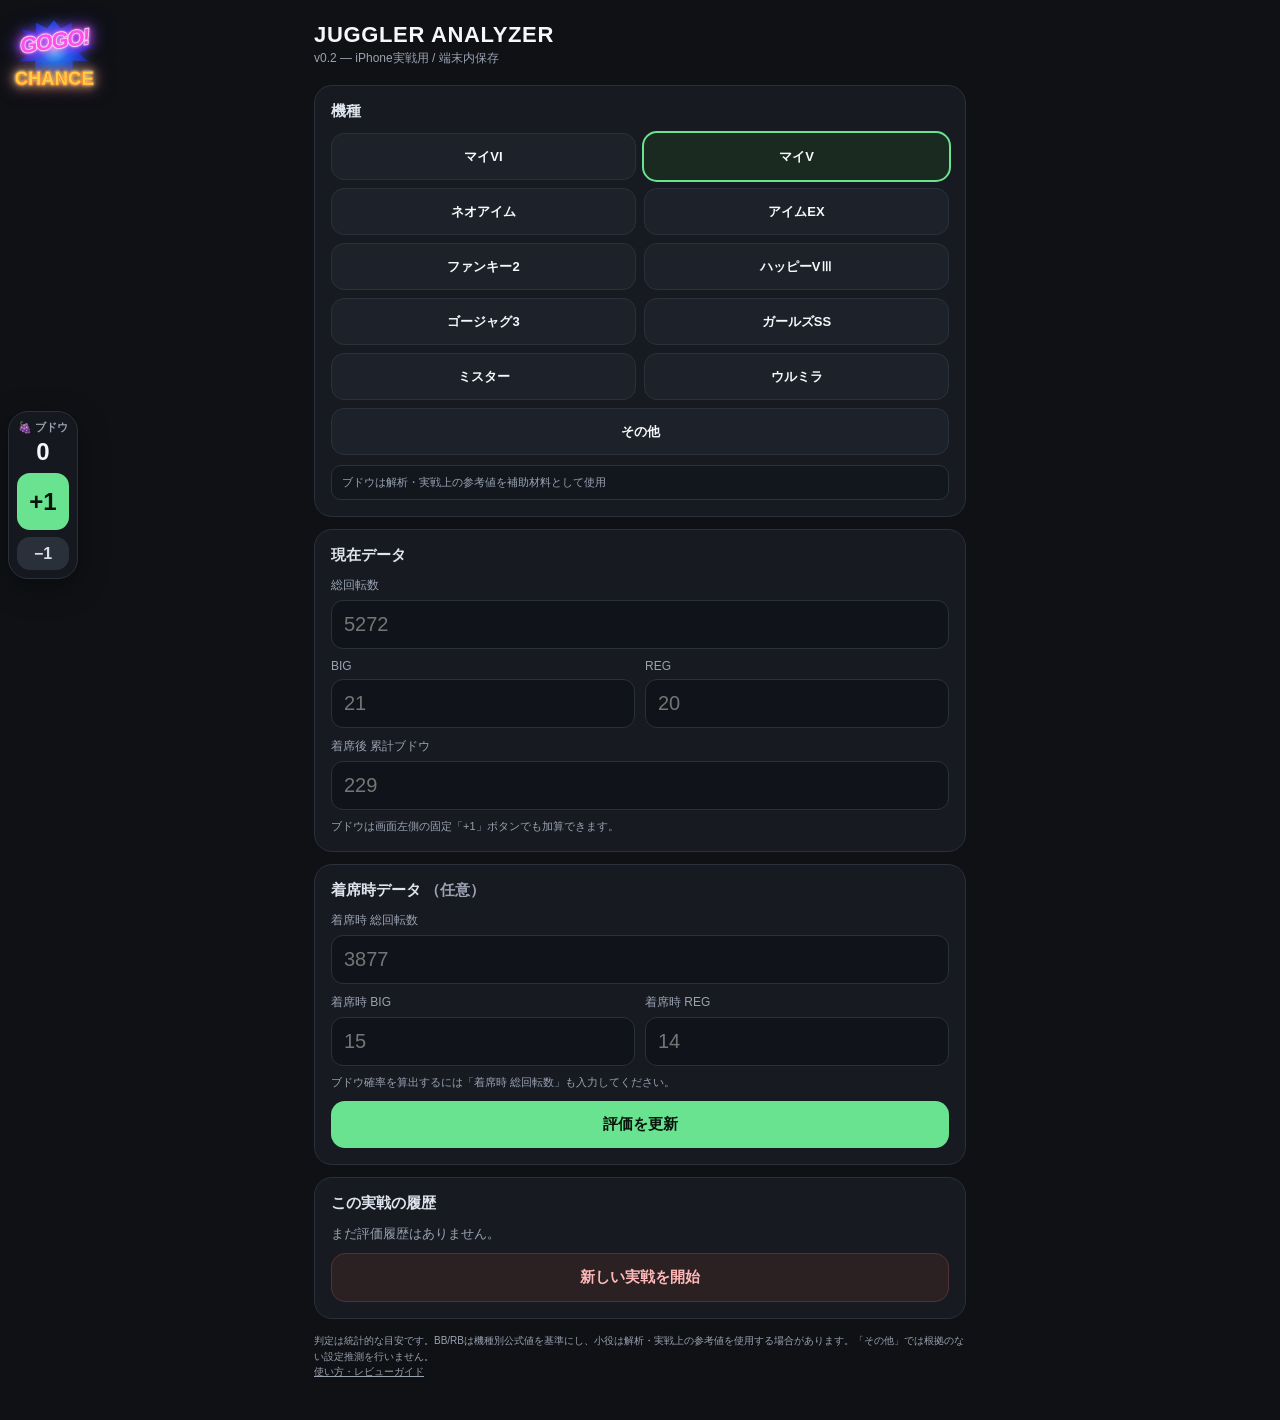
<file: index.html>
<!doctype html>
<html lang="ja">
<head>
<meta charset="utf-8">
<meta name="viewport" content="width=device-width,initial-scale=1,viewport-fit=cover">
<meta name="theme-color" content="#111318">
<title>JUGGLER ANALYZER v0.2</title>
<link rel="stylesheet" href="./assets/css/app.css?v=20261007-7">
</head>
<body>
<aside class="grape-float" id="grapeFloat" aria-label="ブドウカウンター">
  <span class="gf-label">🍇 ブドウ</span>
  <strong class="gf-count" id="grapeCount">0</strong>
  <button class="grape-plus" id="grapePlus" type="button">+1</button>
  <button class="grape-minus" id="grapeMinus" type="button">−1</button>
</aside>

<button class="gogo-shortcut" id="gogoShortcut" type="button" aria-label="総回転数を入力">
  <span class="gogo-shortcut-inner" aria-hidden="true">
    <span class="gogo-burst"></span>
    <span class="gogo-main">GOGO!</span>
    <span class="gogo-chance">CHANCE</span>
  </span>
</button>

<div class="app">
  <h1>JUGGLER ANALYZER</h1>
  <div class="sub">v0.2 — iPhone実戦用 / 端末内保存</div>

  <section class="card">
    <h2>機種</h2>
    <div class="machine-grid" id="machineGrid"></div>
    <div id="otherWrap" class="field hidden" style="margin-top:10px">
      <label>機種名</label>
      <input id="otherName" placeholder="その他の機種名">
    </div>
    <div class="data-note" id="machineDataNote"></div>
  </section>

  <section class="card">
    <h2>現在データ</h2>
    <div class="field">
      <label>総回転数</label>
      <input id="games" type="number" inputmode="numeric" min="0" placeholder="5272">
    </div>
    <div class="gogo-quick hidden" id="gogoQuick">
      <div class="gq-head">
        <span>ペカリ入力</span>
        <button class="gq-close" id="gogoQuickClose" type="button" aria-label="閉じる">×</button>
      </div>
      <div class="gq-buttons">
        <button class="gq-big" id="quickBig" type="button">BIG +1</button>
        <button class="gq-reg" id="quickReg" type="button">REG +1</button>
      </div>
      <div class="gq-note">総回転数を入力後、当選種別を押すと加算して評価を更新します。</div>
    </div>
    <div class="grid2" style="margin-top:10px">
      <div class="field">
        <label>BIG</label>
        <input id="big" type="number" inputmode="numeric" min="0" placeholder="21">
      </div>
      <div class="field">
        <label>REG</label>
        <input id="reg" type="number" inputmode="numeric" min="0" placeholder="20">
      </div>
    </div>
    <div class="field" style="margin-top:10px">
      <label>着席後 累計ブドウ</label>
      <input id="grapes" type="number" inputmode="numeric" min="0" placeholder="229">
    </div>
    <div class="smallnote">ブドウは画面左側の固定「+1」ボタンでも加算できます。</div>
  </section>

  <section class="card">
    <h2>着席時データ <span class="muted">（任意）</span></h2>
    <div class="field">
      <label>着席時 総回転数</label>
      <input id="startGames" type="number" inputmode="numeric" min="0" placeholder="3877">
    </div>
    <div class="grid2" style="margin-top:10px">
      <div class="field">
        <label>着席時 BIG</label>
        <input id="startBig" type="number" inputmode="numeric" min="0" placeholder="15">
      </div>
      <div class="field">
        <label>着席時 REG</label>
        <input id="startReg" type="number" inputmode="numeric" min="0" placeholder="14">
      </div>
    </div>
    <div class="smallnote">ブドウ確率を算出するには「着席時 総回転数」も入力してください。</div>
    <button class="primary" id="evaluate">評価を更新</button>
  </section>

  <section class="card hidden" id="resultCard">
    <h2>現在値</h2>
    <div class="stats">
      <div class="stat"><div class="k">BIG</div><div class="v" id="bigRate">—</div></div>
      <div class="stat"><div class="k">REG</div><div class="v" id="regRate">—</div></div>
      <div class="stat"><div class="k">合算</div><div class="v" id="bonusRate">—</div></div>
      <div class="stat"><div class="k">ブドウ</div><div class="v" id="grapeRate">—</div></div>
    </div>
    <div class="data-note" id="resultDataNote"></div>
  </section>

  <section class="card hidden" id="scoreCard">
    <h2>総合評価</h2>
    <div class="hero">
      <div class="label">高設定寄り指数</div>
      <div class="score" id="score">—</div>
      <div class="grade" id="grade">—</div>
      <div class="smallnote">設定別適合度から算出する0〜100の相対指数です。勝率・期待収支・設定確率ではありません。</div>
    </div>
    <div class="pills">
      <div class="pill"><div class="muted">最も適合</div><div class="big" id="bestSetting">—</div></div>
      <div class="pill"><div class="muted">サンプル充足度</div><div class="big" id="sample">—</div></div>
    </div>
  </section>

  <section class="card hidden" id="fitCard">
    <h2>設定別適合度</h2>
    <div id="bars"></div>
    <div class="smallnote">BB・REGは機種別の公式確率から尤度を計算。ブドウは十分な設定別参考値がある機種のみ補助材料として加味します。</div>
  </section>

  <section class="card hidden" id="reasonCard">
    <h2>評価材料</h2>
    <div id="reasons"></div>
  </section>

  <section class="card hidden" id="copyCard">
    <h2>ChatGPT連携</h2>
    <div class="field">
      <label>確認したいこと</label>
      <select id="promptType"></select>
    </div>
    <div class="field" style="margin-top:10px">
      <label>追加状況（任意）</label>
      <textarea id="aiContext" placeholder="例：6のつく日 / 投資12,000円 / 残り20分 / 周辺台もREG強め"></textarea>
    </div>
    <div class="smallnote">回答は「結論先頭・原則8行程度」になるようテンプレート側で指定します。</div>
    <div class="copy-grid">
      <button class="secondary" id="copyShort">短縮データ</button>
      <button class="primary" id="copyDetail">選択テンプレでコピー</button>
    </div>
  </section>

  <section class="card">
    <h2>この実戦の履歴</h2>
    <div id="history" class="history muted">まだ評価履歴はありません。</div>
    <button class="danger" id="newSession">新しい実戦を開始</button>
  </section>

  <footer>
    判定は統計的な目安です。BB/RBは機種別公式値を基準にし、小役は解析・実戦上の参考値を使用する場合があります。「その他」では根拠のない設定推測を行いません。<br>
    <a href="./guide/" style="color:#9aa3b2">使い方・レビューガイド</a>
  </footer>
</div>

<div class="toast" id="toast">コピーしました</div>
<script type="module" src="./assets/js/app.js?v=20261007-7"></script>
</body>
</html>
</file>
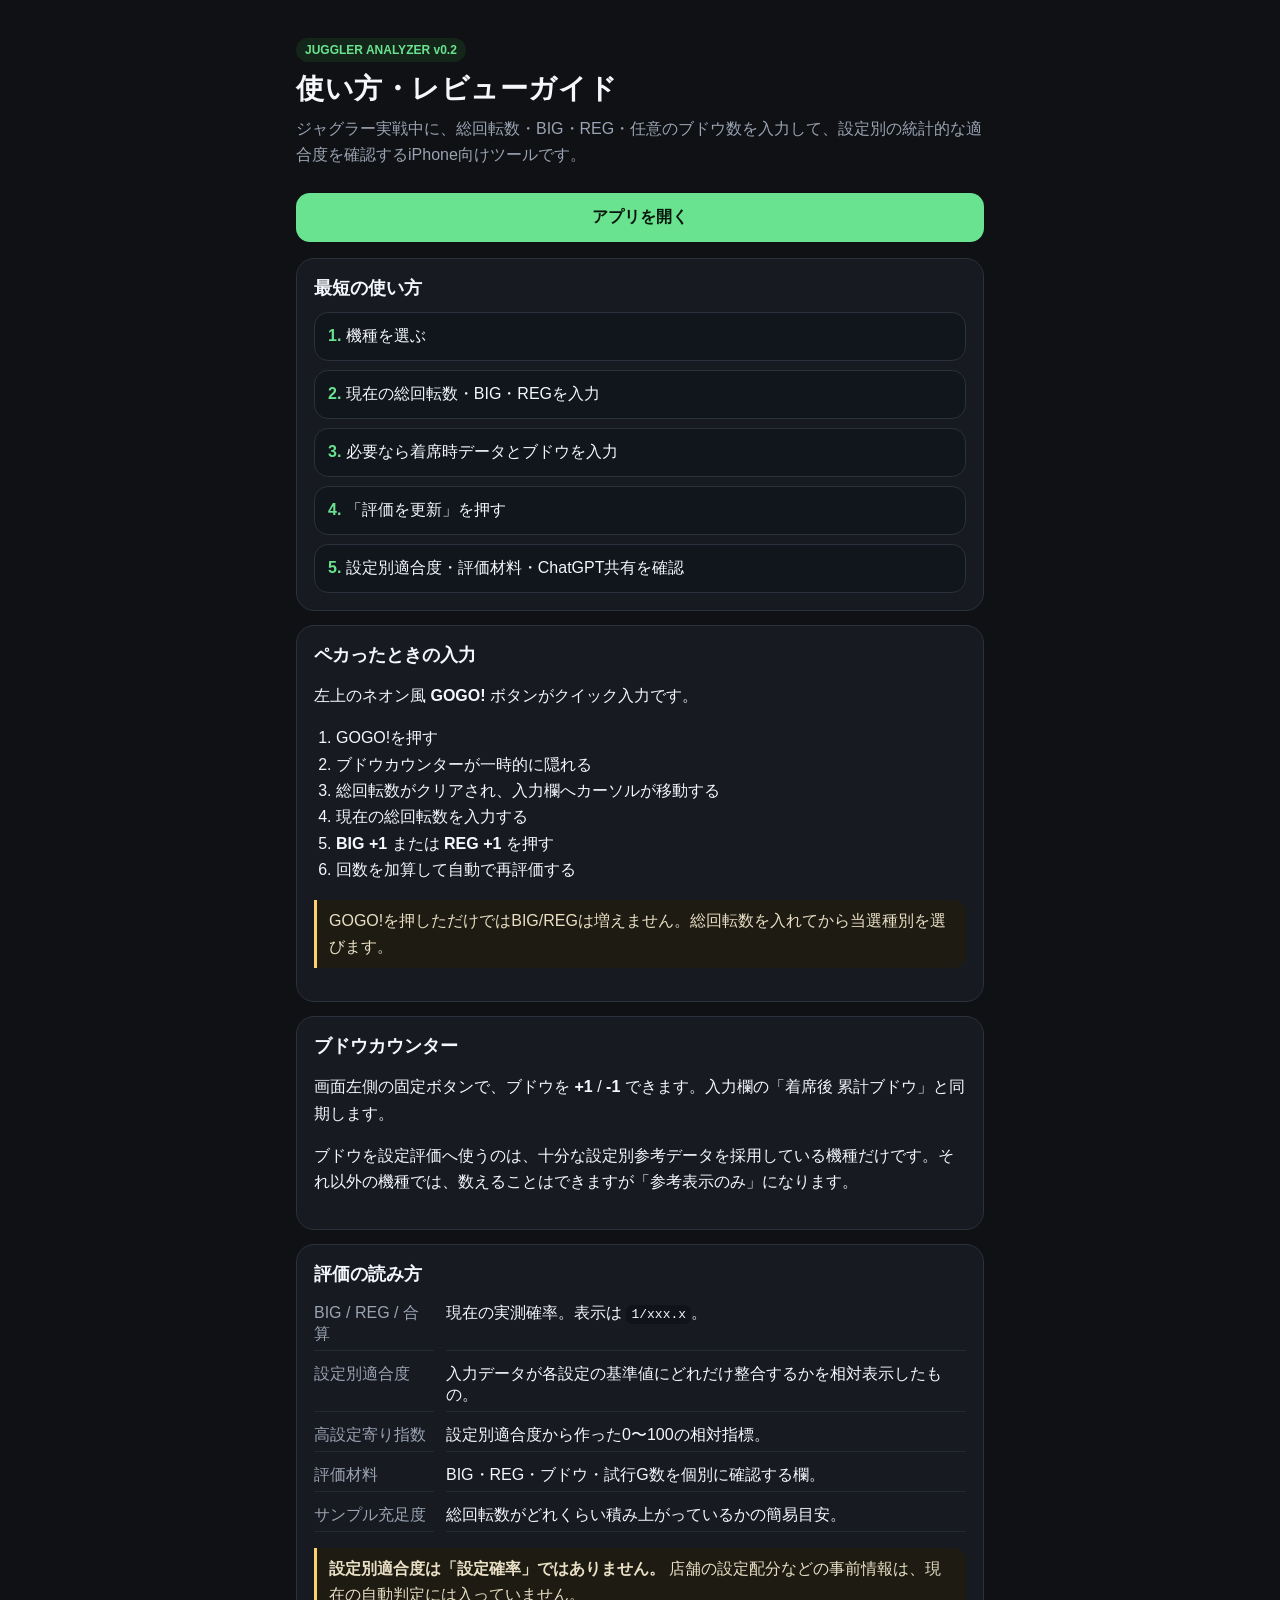
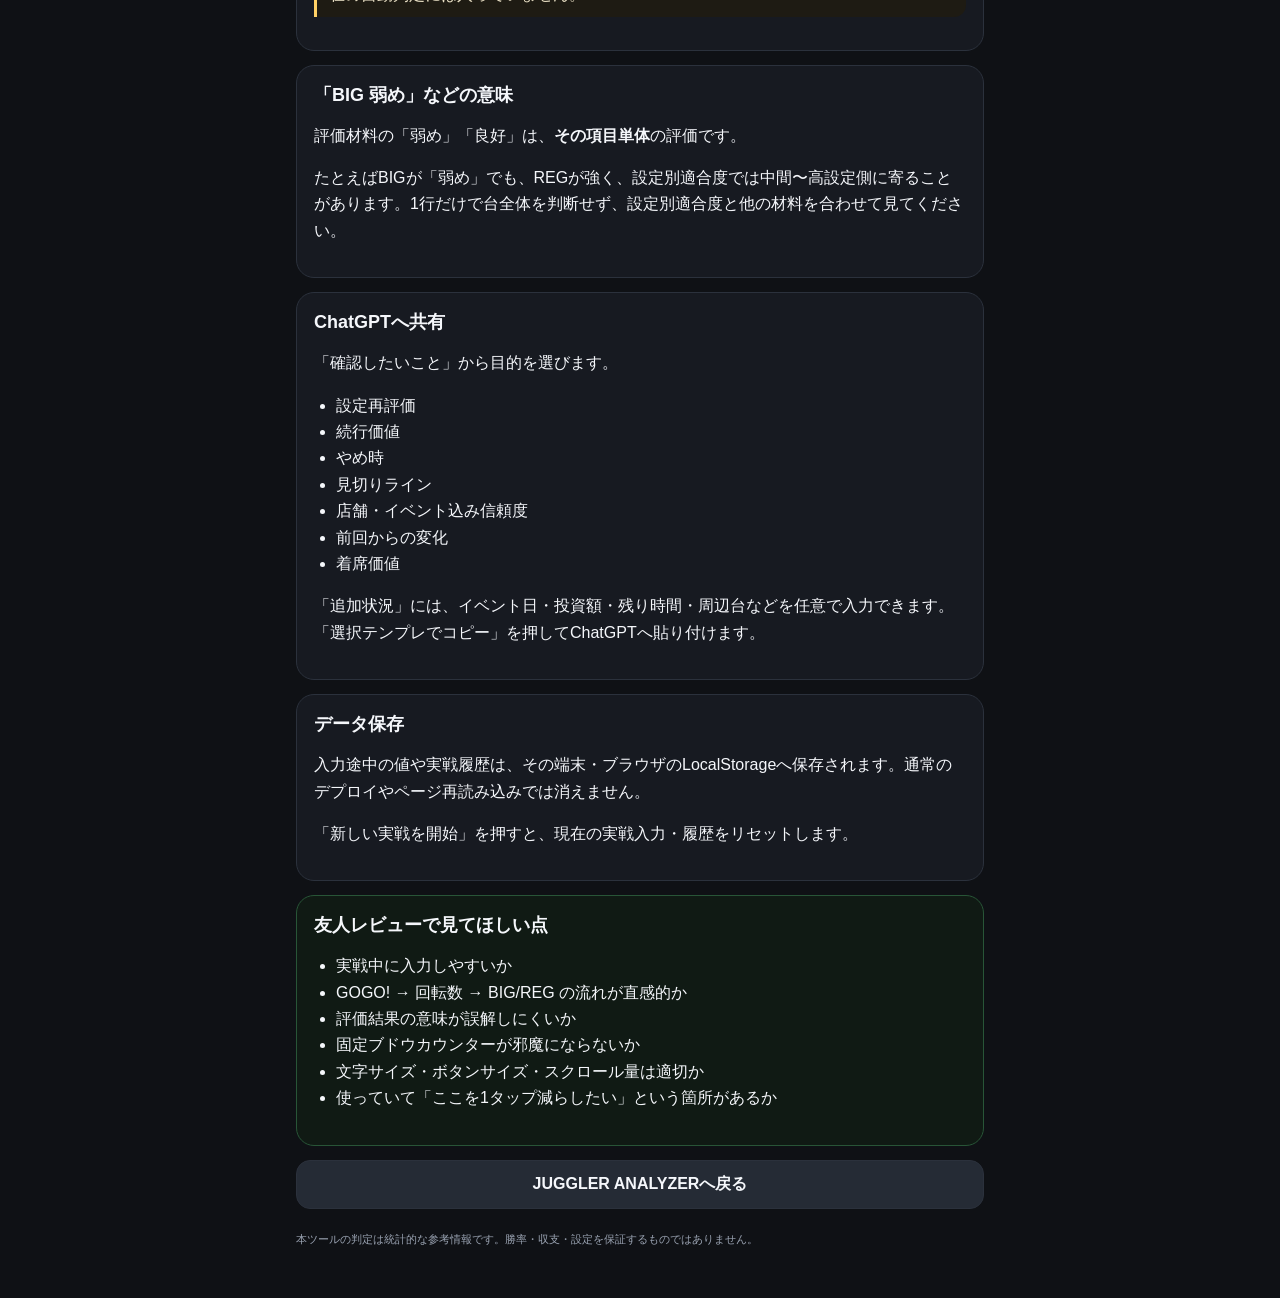
<file: guide/index.html>
<!doctype html>
<html lang="ja">
<head>
<meta charset="utf-8">
<meta name="viewport" content="width=device-width,initial-scale=1,viewport-fit=cover">
<meta name="theme-color" content="#0f1115">
<title>JUGGLER ANALYZER 使い方</title>
<style>
:root{
  --bg:#0f1115;--card:#171a21;--line:#2b313c;--text:#f5f7fb;
  --muted:#9aa3b2;--accent:#69e38f;--blue:#67b8ff;--warn:#ffd166;
}
*{box-sizing:border-box}
body{margin:0;background:var(--bg);color:var(--text);font-family:-apple-system,BlinkMacSystemFont,"Segoe UI",sans-serif}
main{max-width:720px;margin:auto;padding:22px 16px 50px}
.hero{padding:16px 0 8px}
h1{margin:0;font-size:28px;letter-spacing:.02em}
.lead{color:var(--muted);line-height:1.65;margin:8px 0 0}
.card{background:var(--card);border:1px solid var(--line);border-radius:18px;padding:17px;margin:14px 0}
h2{font-size:18px;margin:0 0 12px}
h3{font-size:15px;margin:18px 0 8px}
p,li{line-height:1.65}
ol,ul{padding-left:22px}
.badge{display:inline-block;padding:5px 9px;border-radius:999px;background:#14251a;color:var(--accent);font-size:12px;font-weight:800;margin-bottom:8px}
.action{display:block;text-align:center;text-decoration:none;background:var(--accent);color:#07150b;font-weight:900;padding:14px;border-radius:14px;margin:16px 0}
.subaction{display:block;text-align:center;text-decoration:none;background:#252b35;color:var(--text);border:1px solid var(--line);font-weight:800;padding:13px;border-radius:14px;margin:10px 0}
.flow{display:grid;grid-template-columns:1fr;gap:9px}
.step{background:#11151c;border:1px solid var(--line);border-radius:14px;padding:13px}
.step strong{color:var(--accent)}
.note{border-left:3px solid var(--warn);padding:8px 12px;background:#1e1b13;border-radius:0 12px 12px 0;color:#e8dfc4}
.kv{display:grid;grid-template-columns:120px 1fr;gap:8px 12px}
.kv div{padding:5px 0;border-bottom:1px solid #242a33}
.kv .k{color:var(--muted)}
.review{background:#101a14;border:1px solid #285537}
footer{color:var(--muted);font-size:11px;line-height:1.6;margin-top:22px}
code{background:#101319;padding:2px 5px;border-radius:6px}
@media(max-width:420px){h1{font-size:24px}.kv{grid-template-columns:1fr}.kv .k{padding-bottom:0}.kv div:not(.k){padding-top:0}}
</style>
</head>
<body>
<main>
  <section class="hero">
    <div class="badge">JUGGLER ANALYZER v0.2</div>
    <h1>使い方・レビューガイド</h1>
    <p class="lead">ジャグラー実戦中に、総回転数・BIG・REG・任意のブドウ数を入力して、設定別の統計的な適合度を確認するiPhone向けツールです。</p>
  </section>

  <a class="action" href="../">アプリを開く</a>

  <section class="card">
    <h2>最短の使い方</h2>
    <div class="flow">
      <div class="step"><strong>1.</strong> 機種を選ぶ</div>
      <div class="step"><strong>2.</strong> 現在の総回転数・BIG・REGを入力</div>
      <div class="step"><strong>3.</strong> 必要なら着席時データとブドウを入力</div>
      <div class="step"><strong>4.</strong> 「評価を更新」を押す</div>
      <div class="step"><strong>5.</strong> 設定別適合度・評価材料・ChatGPT共有を確認</div>
    </div>
  </section>

  <section class="card">
    <h2>ペカったときの入力</h2>
    <p>左上のネオン風 <strong>GOGO!</strong> ボタンがクイック入力です。</p>
    <ol>
      <li>GOGO!を押す</li>
      <li>ブドウカウンターが一時的に隠れる</li>
      <li>総回転数がクリアされ、入力欄へカーソルが移動する</li>
      <li>現在の総回転数を入力する</li>
      <li><strong>BIG +1</strong> または <strong>REG +1</strong> を押す</li>
      <li>回数を加算して自動で再評価する</li>
    </ol>
    <p class="note">GOGO!を押しただけではBIG/REGは増えません。総回転数を入れてから当選種別を選びます。</p>
  </section>

  <section class="card">
    <h2>ブドウカウンター</h2>
    <p>画面左側の固定ボタンで、ブドウを <strong>+1</strong> / <strong>-1</strong> できます。入力欄の「着席後 累計ブドウ」と同期します。</p>
    <p>ブドウを設定評価へ使うのは、十分な設定別参考データを採用している機種だけです。それ以外の機種では、数えることはできますが「参考表示のみ」になります。</p>
  </section>

  <section class="card">
    <h2>評価の読み方</h2>
    <div class="kv">
      <div class="k">BIG / REG / 合算</div><div>現在の実測確率。表示は <code>1/xxx.x</code>。</div>
      <div class="k">設定別適合度</div><div>入力データが各設定の基準値にどれだけ整合するかを相対表示したもの。</div>
      <div class="k">高設定寄り指数</div><div>設定別適合度から作った0〜100の相対指標。</div>
      <div class="k">評価材料</div><div>BIG・REG・ブドウ・試行G数を個別に確認する欄。</div>
      <div class="k">サンプル充足度</div><div>総回転数がどれくらい積み上がっているかの簡易目安。</div>
    </div>
    <p class="note"><strong>設定別適合度は「設定確率」ではありません。</strong> 店舗の設定配分などの事前情報は、現在の自動判定には入っていません。</p>
  </section>

  <section class="card">
    <h2>「BIG 弱め」などの意味</h2>
    <p>評価材料の「弱め」「良好」は、<strong>その項目単体</strong>の評価です。</p>
    <p>たとえばBIGが「弱め」でも、REGが強く、設定別適合度では中間〜高設定側に寄ることがあります。1行だけで台全体を判断せず、設定別適合度と他の材料を合わせて見てください。</p>
  </section>

  <section class="card">
    <h2>ChatGPTへ共有</h2>
    <p>「確認したいこと」から目的を選びます。</p>
    <ul>
      <li>設定再評価</li>
      <li>続行価値</li>
      <li>やめ時</li>
      <li>見切りライン</li>
      <li>店舗・イベント込み信頼度</li>
      <li>前回からの変化</li>
      <li>着席価値</li>
    </ul>
    <p>「追加状況」には、イベント日・投資額・残り時間・周辺台などを任意で入力できます。「選択テンプレでコピー」を押してChatGPTへ貼り付けます。</p>
  </section>

  <section class="card">
    <h2>データ保存</h2>
    <p>入力途中の値や実戦履歴は、その端末・ブラウザのLocalStorageへ保存されます。通常のデプロイやページ再読み込みでは消えません。</p>
    <p>「新しい実戦を開始」を押すと、現在の実戦入力・履歴をリセットします。</p>
  </section>

  <section class="card review">
    <h2>友人レビューで見てほしい点</h2>
    <ul>
      <li>実戦中に入力しやすいか</li>
      <li>GOGO! → 回転数 → BIG/REG の流れが直感的か</li>
      <li>評価結果の意味が誤解しにくいか</li>
      <li>固定ブドウカウンターが邪魔にならないか</li>
      <li>文字サイズ・ボタンサイズ・スクロール量は適切か</li>
      <li>使っていて「ここを1タップ減らしたい」という箇所があるか</li>
    </ul>
  </section>

  <a class="subaction" href="../">JUGGLER ANALYZERへ戻る</a>

  <footer>
    本ツールの判定は統計的な参考情報です。勝率・収支・設定を保証するものではありません。
  </footer>
</main>
</body>
</html>
</file>
<file: assets/css/app.css>
:root{
  --bg:#0f1115;--card:#171a21;--card2:#1d2129;--text:#f5f7fb;--muted:#9aa3b2;
  --line:#2b313c;--accent:#69e38f;--warn:#ffd166;--bad:#ff6b6b;--blue:#74a7ff;
}
*{box-sizing:border-box}
html{background:var(--bg)}
body{margin:0;background:var(--bg);color:var(--text);font-family:-apple-system,BlinkMacSystemFont,"Segoe UI",sans-serif}
button,input,select,textarea{font:inherit}
.app{max-width:680px;margin:0 auto;padding:18px 14px calc(40px + env(safe-area-inset-bottom))}
h1{font-size:22px;margin:4px 0 2px;letter-spacing:.03em}
.sub{color:var(--muted);font-size:12px;margin-bottom:18px}
.card{background:var(--card);border:1px solid var(--line);border-radius:18px;padding:16px;margin:12px 0}
.card h2{font-size:15px;margin:0 0 12px;color:#dfe5ef}
.machine-grid{display:grid;grid-template-columns:1fr 1fr;gap:8px}
.machine-btn{appearance:none;border:1px solid var(--line);background:var(--card2);color:var(--text);border-radius:13px;padding:12px 7px;font-weight:700;font-size:13px;min-height:47px}
.machine-btn.active{outline:2px solid var(--accent);border-color:transparent;background:#1b2a21}
.machine-btn.other{grid-column:1/-1}
.grid2{display:grid;grid-template-columns:1fr 1fr;gap:10px}
.field label{display:block;font-size:12px;color:var(--muted);margin:0 0 6px}
input,select,textarea{width:100%;border-radius:12px;border:1px solid var(--line);background:#101319;color:var(--text);outline:none}
input{font-size:20px;padding:12px}
select{font-size:16px;padding:12px}
textarea{font-size:15px;padding:12px;min-height:82px;resize:vertical;line-height:1.45}
input:focus,select:focus,textarea:focus{border-color:var(--blue)}
.smallnote{font-size:11px;color:var(--muted);margin-top:8px;line-height:1.55}
.data-note{font-size:11px;color:var(--muted);margin-top:10px;padding:9px 10px;border-radius:10px;background:#12161d;border:1px solid var(--line)}
.primary,.secondary,.danger{width:100%;border:0;border-radius:14px;padding:14px 12px;font-weight:800;font-size:15px;margin-top:10px}
.primary{background:var(--accent);color:#07150b}
.secondary{background:#252b35;color:var(--text);border:1px solid var(--line)}
.danger{background:#2b2022;color:#ffb8b8;border:1px solid #543136}
.stats{display:grid;grid-template-columns:1fr 1fr;gap:10px}
.stat{background:var(--card2);border-radius:14px;padding:12px}
.stat .k{font-size:11px;color:var(--muted)}
.stat .v{font-size:20px;font-weight:800;margin-top:4px}
.hero{text-align:center;padding:8px 0 2px}
.hero .label{font-size:13px;color:var(--muted)}
.hero .score{font-size:44px;font-weight:900;line-height:1;margin:8px 0}
.hero .grade{font-size:18px;font-weight:800}
.barrow{display:grid;grid-template-columns:48px 1fr 42px;gap:8px;align-items:center;margin:10px 0}
.track{height:12px;background:#0f1218;border-radius:999px;overflow:hidden;border:1px solid #252b35}
.fill{height:100%;background:linear-gradient(90deg,#6f8fff,#75e49a);border-radius:999px}
.right{text-align:right;font-variant-numeric:tabular-nums}
.pills{display:grid;grid-template-columns:1fr 1fr;gap:10px;margin-top:14px}
.pill{background:var(--card2);border-radius:14px;padding:12px;text-align:center}
.pill .big{font-size:22px;font-weight:900}
.reason{display:flex;justify-content:space-between;gap:12px;padding:10px 0;border-bottom:1px solid var(--line)}
.reason:last-child{border-bottom:0}
.good{color:var(--accent)}.warn{color:var(--warn)}.bad{color:var(--bad)}.muted{color:var(--muted)}
.history{font-size:13px}
.histrow{display:grid;grid-template-columns:1fr auto;gap:10px;padding:10px 0;border-bottom:1px solid var(--line)}
.copy-grid{display:grid;grid-template-columns:1fr 1fr;gap:10px}
.toast{position:fixed;left:50%;bottom:22px;transform:translateX(-50%);background:#eef3f8;color:#111;padding:10px 14px;border-radius:999px;font-size:13px;font-weight:800;opacity:0;pointer-events:none;transition:.2s;z-index:30}
.toast.show{opacity:1}
.hidden{display:none!important}
footer{color:var(--muted);font-size:10px;line-height:1.55;margin-top:14px}
.grape-float{position:fixed;left:max(8px,env(safe-area-inset-left));top:55%;transform:translateY(-50%);z-index:20;width:70px;padding:8px;background:rgba(23,26,33,.96);border:1px solid var(--line);border-radius:20px;box-shadow:0 8px 30px rgba(0,0,0,.35);text-align:center;backdrop-filter:blur(8px)}
.grape-float .gf-label{display:block;font-size:11px;color:var(--muted);font-weight:700}
.grape-float .gf-count{display:block;font-size:24px;font-weight:900;margin:3px 0 7px;font-variant-numeric:tabular-nums}
.grape-float button{appearance:none;width:100%;border:0;border-radius:13px;font-weight:900;touch-action:manipulation;user-select:none}
.grape-plus{height:57px;background:var(--accent);color:#07150b;font-size:24px}
.grape-minus{height:33px;margin-top:7px;background:#2a303a;color:#d9dfe8;font-size:16px}
@media(max-width:380px){
  .grape-float{width:64px;padding:7px}
  .grape-plus{height:53px}
  .grape-minus{height:31px}
  .machine-btn{font-size:12px;padding:10px 5px}
}

.gogo-shortcut{
  position:fixed;
  top:calc(10px + env(safe-area-inset-top));
  left:max(8px,env(safe-area-inset-left));
  z-index:25;
  width:92px;
  height:82px;
  padding:0;
  border:0;
  border-radius:18px;
  background:transparent;
  color:#fff;
  text-align:center;
  line-height:1;
  touch-action:manipulation;
  user-select:none;
  -webkit-tap-highlight-color:transparent;
}
.gogo-shortcut-inner{
  position:relative;
  display:block;
  width:100%;
  height:100%;
  filter:drop-shadow(0 0 5px rgba(38,125,255,.55));
}
.gogo-burst{
  position:absolute;
  left:50%;
  top:48%;
  width:78px;
  height:58px;
  transform:translate(-50%,-50%);
  background:
    radial-gradient(circle at 50% 48%,
      #9ff8ff 0 3%,
      #39d7ff 12%,
      #0c7dff 30%,
      #1146d8 55%,
      #0b1f87 78%,
      #060d32 100%);
  clip-path:polygon(
    50% 0%,59% 14%,73% 4%,73% 22%,92% 15%,82% 35%,
    100% 45%,82% 56%,95% 72%,74% 69%,74% 94%,59% 82%,
    50% 100%,41% 82%,26% 94%,26% 69%,5% 72%,18% 56%,
    0% 45%,18% 35%,8% 15%,27% 22%,27% 4%,41% 14%
  );
  box-shadow:
    0 0 6px rgba(0,175,255,.65),
    0 0 14px rgba(0,119,255,.75),
    0 0 24px rgba(32,84,255,.48);
  transition:filter .12s ease, transform .12s ease, box-shadow .12s ease;
}
.gogo-main{
  position:absolute;
  left:50%;
  top:39%;
  transform:translate(-50%,-50%) rotate(-8deg);
  transform-origin:center;
  display:block;
  z-index:2;
  width:78px;
  text-align:center;
  font-size:22px;
  font-weight:1000;
  font-style:italic;
  letter-spacing:-.06em;
  white-space:nowrap;
  color:#ff4fe7;
  -webkit-text-stroke:.8px rgba(255,220,255,.9);
  text-shadow:
    0 0 3px rgba(255,255,255,.95),
    0 0 8px rgba(255,74,230,.95),
    0 0 16px rgba(255,0,200,.85),
    0 0 26px rgba(183,0,255,.55);
}
.gogo-chance{
  position:absolute;
  left:0;
  right:0;
  bottom:4px;
  display:block;
  z-index:2;
  width:100%;
  text-align:center;
  font-size:18px;
  font-weight:1000;
  letter-spacing:.02em;
  color:#ffcf4a;
  -webkit-text-stroke:.6px rgba(255,110,20,.95);
  text-shadow:
    0 0 3px rgba(255,248,200,.95),
    0 0 8px rgba(255,180,40,.95),
    0 0 16px rgba(255,110,0,.85),
    0 0 24px rgba(255,80,0,.45);
}
.gogo-shortcut:active{
  transform:scale(.96);
}
.gogo-shortcut.is-flashing .gogo-burst{
  animation:gogoLampFlash .36s ease-out 1;
}
.gogo-shortcut.is-flashing .gogo-main{
  animation:gogoTextFlash .36s ease-out 1;
}
.gogo-shortcut.is-flashing .gogo-chance{
  animation:gogoChanceFlash .36s ease-out 1;
}
@keyframes gogoLampFlash{
  0%{
    filter:brightness(1);
    transform:translate(-50%,-50%) scale(1);
    box-shadow:0 0 6px rgba(0,175,255,.65),0 0 14px rgba(0,119,255,.75),0 0 24px rgba(32,84,255,.48);
  }
  35%{
    filter:brightness(1.95) saturate(1.35);
    transform:translate(-50%,-50%) scale(1.10);
    box-shadow:
      0 0 12px rgba(165,245,255,1),
      0 0 26px rgba(56,178,255,1),
      0 0 42px rgba(25,103,255,.95),
      0 0 58px rgba(85,0,255,.38);
  }
  100%{
    filter:brightness(1);
    transform:translate(-50%,-50%) scale(1);
    box-shadow:0 0 6px rgba(0,175,255,.65),0 0 14px rgba(0,119,255,.75),0 0 24px rgba(32,84,255,.48);
  }
}
@keyframes gogoTextFlash{
  0%,100%{filter:brightness(1)}
  35%{
    filter:brightness(1.75) saturate(1.25);
    text-shadow:0 0 4px rgba(255,255,255,1),0 0 10px rgba(255,90,235,1),0 0 20px rgba(255,0,210,.92),0 0 30px rgba(190,0,255,.65);
  }
}
@keyframes gogoChanceFlash{
  0%,100%{filter:brightness(1)}
  35%{
    filter:brightness(1.8) saturate(1.25);
    text-shadow:0 0 4px rgba(255,250,220,1),0 0 10px rgba(255,205,70,1),0 0 20px rgba(255,125,0,.95),0 0 30px rgba(255,70,0,.55);
  }
}
@media(max-width:380px){
  .gogo-shortcut{
    width:84px;
    height:76px;
    left:max(6px,env(safe-area-inset-left));
  }
  .gogo-burst{width:72px;height:54px}
  .gogo-main{width:72px;font-size:20px}
  .gogo-chance{font-size:16px;bottom:3px}
}


.gogo-quick{
  margin-top:10px;
  padding:10px;
  border:1px solid rgba(211,110,255,.45);
  border-radius:14px;
  background:linear-gradient(180deg,rgba(63,25,86,.75),rgba(24,16,31,.92));
  box-shadow:inset 0 0 16px rgba(197,83,255,.08);
}
.gq-head{display:flex;align-items:center;justify-content:space-between;gap:8px;font-size:12px;font-weight:800;color:#f6ddff}
.gq-close{appearance:none;border:0;background:transparent;color:var(--muted);font-size:20px;line-height:1;padding:0 4px}
.gq-buttons{display:grid;grid-template-columns:1fr 1fr;gap:8px;margin-top:8px}
.gq-big,.gq-reg{appearance:none;border:1px solid var(--line);border-radius:12px;padding:13px 8px;font-size:16px;font-weight:900;color:#fff;touch-action:manipulation}
.gq-big{background:linear-gradient(180deg,#b64cff,#6b2a9a);box-shadow:0 0 12px rgba(182,76,255,.22)}
.gq-reg{background:linear-gradient(180deg,#f06cc8,#9f326f);box-shadow:0 0 12px rgba(240,108,200,.18)}
.gq-big:active,.gq-reg:active{transform:scale(.98);filter:brightness(1.1)}
.gq-note{margin-top:7px;font-size:10px;line-height:1.45;color:var(--muted)}
</file>
